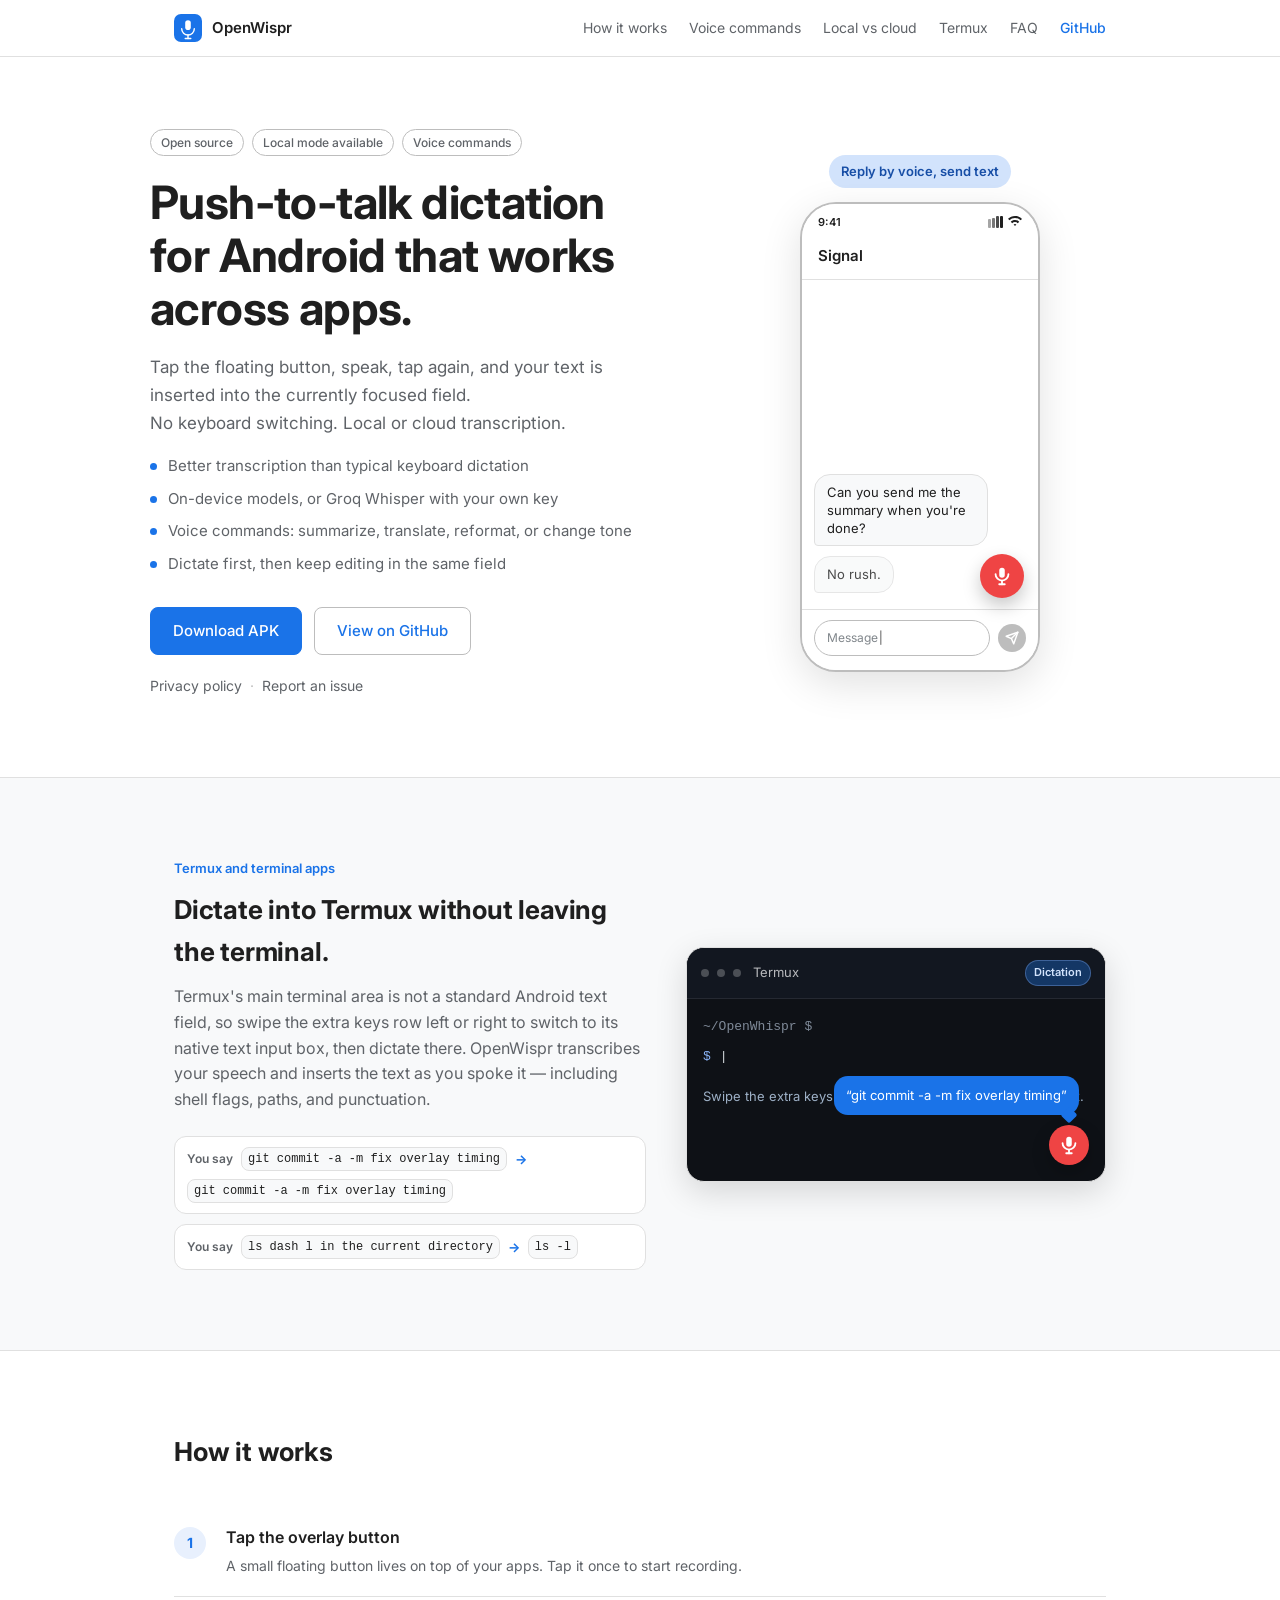
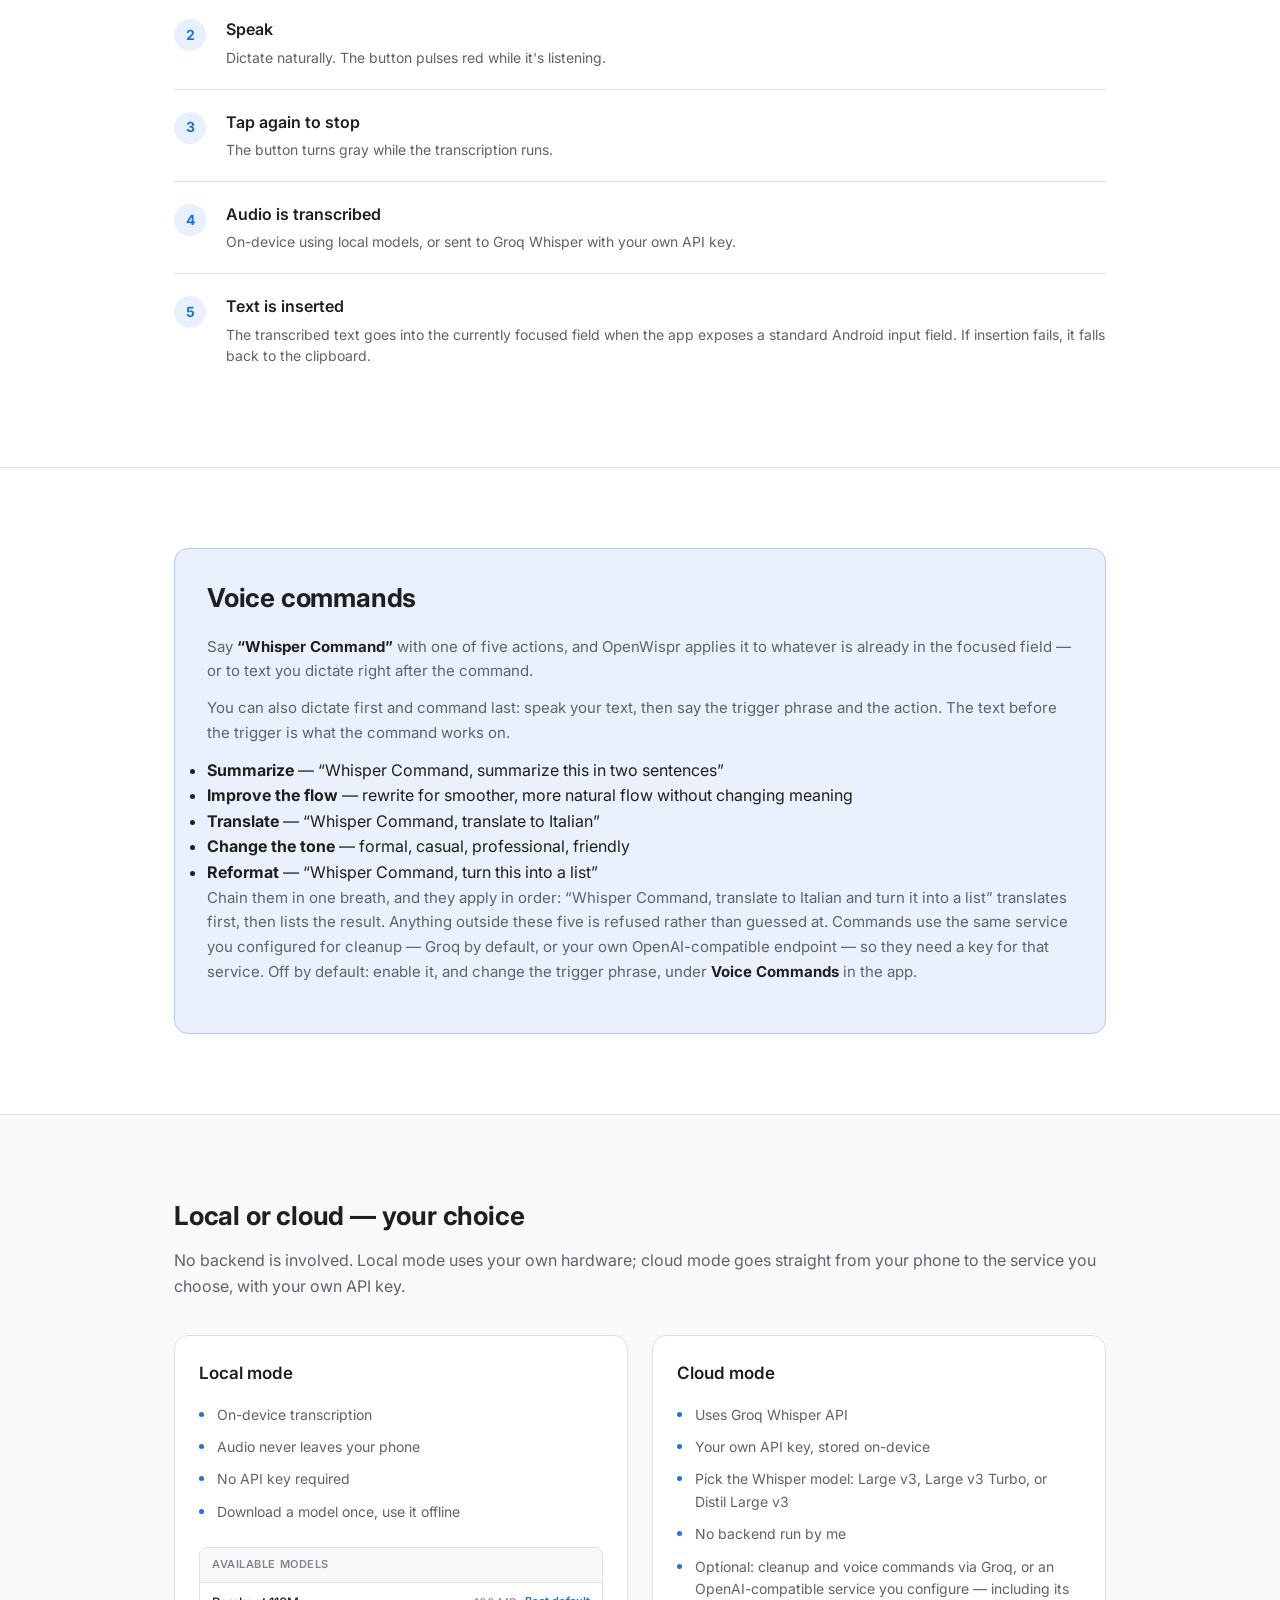
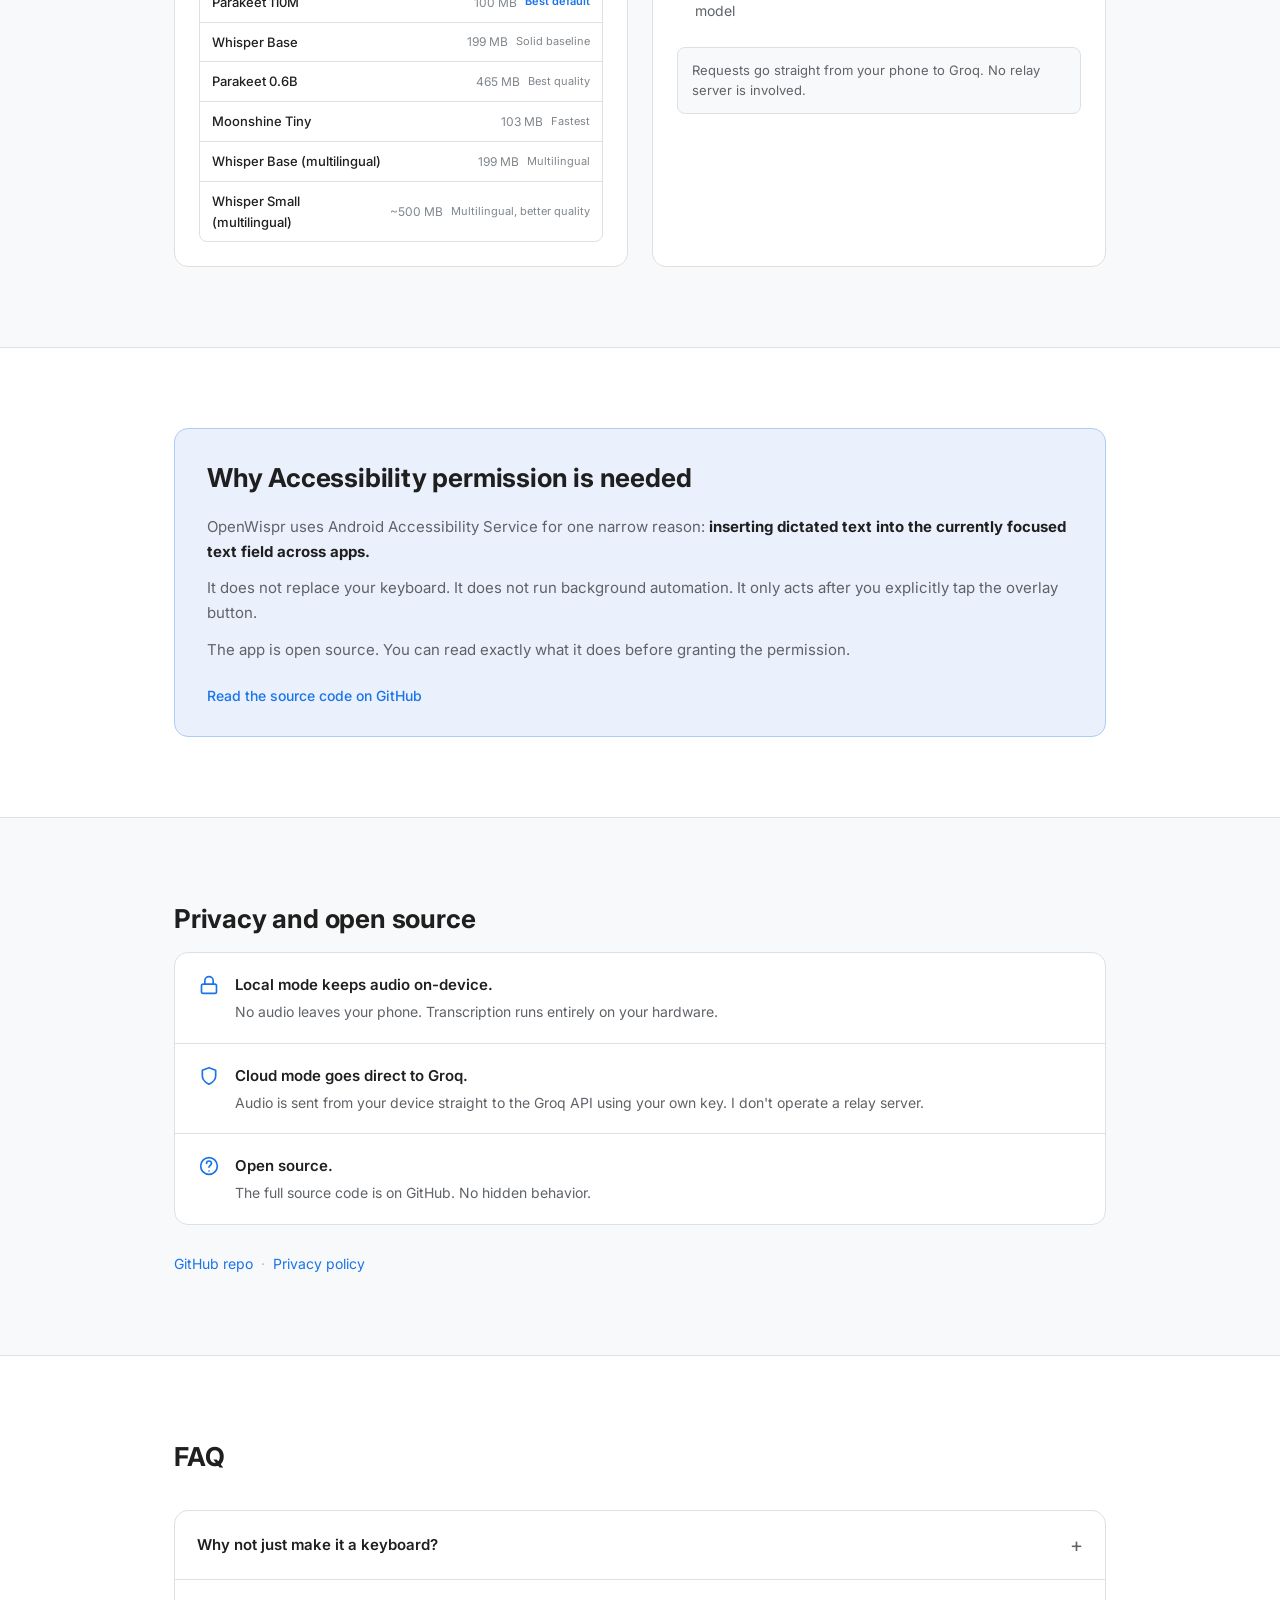
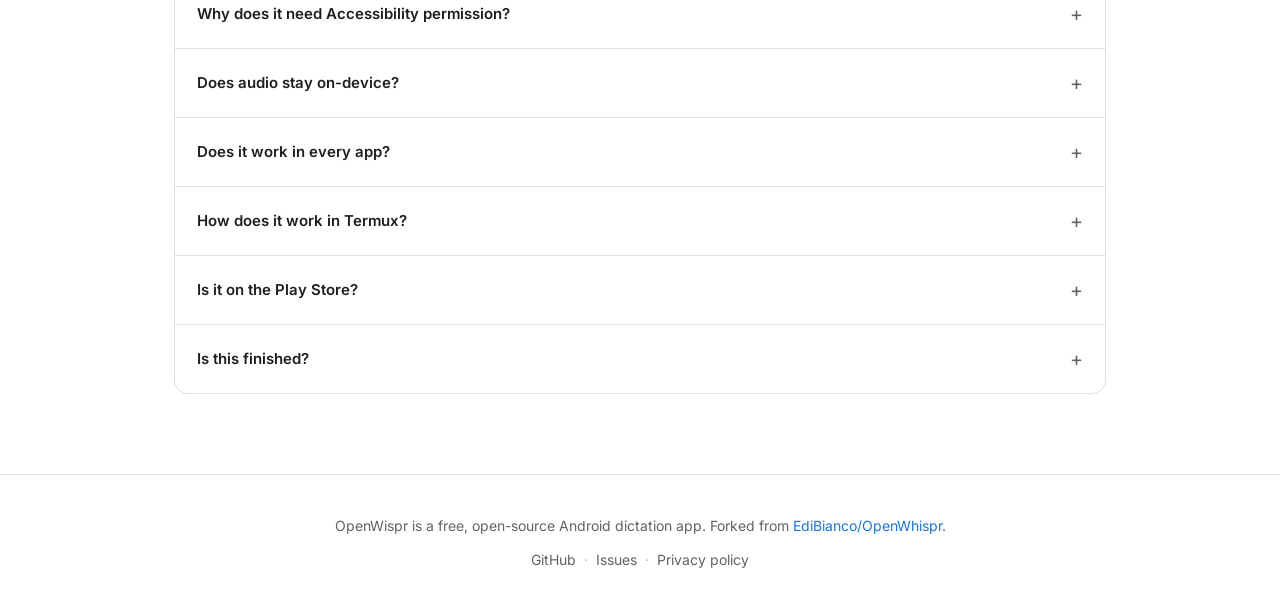
<file: docs/index.html>
<!DOCTYPE html>
<html lang="en">
<head>
  <meta charset="UTF-8" />
  <meta name="viewport" content="width=device-width, initial-scale=1.0" />
  <title>OpenWispr — Push-to-talk dictation for Android</title>
  <meta name="description" content="OpenWispr lets you speak into most apps without switching keyboards. Tap the floating button, speak, and your text is inserted when the app exposes a standard Android input field. Local or cloud transcription." />
  <link rel="stylesheet" href="style.css" />
  <link rel="preconnect" href="https://fonts.googleapis.com" />
  <link rel="preconnect" href="https://fonts.gstatic.com" crossorigin />
  <link href="https://fonts.googleapis.com/css2?family=Inter:wght@400;500;600;700&display=swap" rel="stylesheet" />
</head>
<body>

  <nav id="nav">
    <div class="nav-inner">
      <a href="#" class="nav-logo" aria-label="OpenWispr home">
        <svg class="nav-icon" viewBox="0 0 40 40" fill="none" xmlns="http://www.w3.org/2000/svg" aria-hidden="true">
          <rect width="40" height="40" rx="10" fill="var(--accent)"/>
          <rect x="16" y="9" width="8" height="14" rx="4" fill="white"/>
          <path d="M11 21c0 4.97 4.03 9 9 9s9-4.03 9-9" stroke="white" stroke-width="2" stroke-linecap="round" fill="none"/>
          <line x1="20" y1="30" x2="20" y2="35" stroke="white" stroke-width="2" stroke-linecap="round"/>
          <line x1="16" y1="35" x2="24" y2="35" stroke="white" stroke-width="2" stroke-linecap="round"/>
        </svg>
        <span>OpenWispr</span>
      </a>
      <div class="nav-links">
        <a href="#how-it-works">How it works</a>
        <a href="#commands">Voice commands</a>
        <a href="#modes">Local vs cloud</a>
        <a href="#termux">Termux</a>
        <a href="#faq">FAQ</a>
        <a href="https://github.com/hxmbl/OpenWhispr" target="_blank" rel="noopener" id="nav-github">GitHub</a>
      </div>
    </div>
  </nav>

  <section id="hero">
    <div class="hero-content">
      <div class="hero-text">
        <div class="badge-row">
          <span class="badge">Open source</span>
          <span class="badge">Local mode available</span>
          <span class="badge">Voice commands</span>
        </div>
        <h1>Push-to-talk dictation for Android that works across apps.</h1>
        <p class="hero-sub">
          Tap the floating button, speak, tap again, and your text is inserted into the currently focused field.<br>
          No keyboard switching. Local or cloud transcription.
        </p>
        <ul class="hero-points">
          <li>Better transcription than typical keyboard dictation</li>
          <li>On-device models, or Groq Whisper with your own key</li>
          <li>Voice commands: summarize, translate, reformat, or change tone</li>
          <li>Dictate first, then keep editing in the same field</li>
        </ul>
        <div class="hero-ctas">
          <a href="https://github.com/hxmbl/OpenWhispr/releases" id="cta-download" class="btn btn-primary" target="_blank" rel="noopener">Download APK</a>
          <a href="https://github.com/hxmbl/OpenWhispr" id="cta-github" class="btn btn-secondary" target="_blank" rel="noopener">View on GitHub</a>
        </div>
        <div class="hero-links">
          <a href="privacy.html" id="link-privacy">Privacy policy</a>
          <span class="sep">·</span>
          <a href="https://github.com/hxmbl/OpenWhispr/issues" id="link-issues" target="_blank" rel="noopener">Report an issue</a>
        </div>
      </div>
      <div class="hero-visual" aria-hidden="true">
        <div class="phone-demo-card">
          <div class="demo-caption">Reply by voice, send text</div>
          <div class="phone-frame">
            <div class="phone-screen">
              <div class="phone-status-bar">
                <span>9:41</span>
                <span class="status-icons">
                  <svg width="16" height="12" viewBox="0 0 16 12" fill="currentColor"><rect x="0" y="3" width="3" height="9" rx="1" opacity=".4"/><rect x="4" y="2" width="3" height="10" rx="1" opacity=".6"/><rect x="8" y="0" width="3" height="12" rx="1" opacity=".8"/><rect x="12" y="0" width="3" height="12" rx="1"/></svg>
                  <svg width="14" height="12" viewBox="0 0 14 12" fill="currentColor"><path d="M7 0C4.24 0 1.76 1.08 0 2.83l1.41 1.41A7.97 7.97 0 017 2c2.21 0 4.21.9 5.66 2.35L14 2.89C12.24 1.08 9.76 0 7 0zm0 4c-1.66 0-3.16.67-4.24 1.76l1.42 1.41A3.98 3.98 0 017 6c1.1 0 2.1.45 2.83 1.17l1.41-1.41A5.96 5.96 0 007 4zm0 4c-.55 0-1.05.22-1.41.59L7 10l1.41-1.41A1.99 1.99 0 007 8z"/></svg>
                </span>
              </div>
              <div class="phone-app-header">
                <span class="phone-app-title">Signal</span>
              </div>
              <div class="phone-chat">
                <div class="chat-bubble received">Can you send me the summary when you're done?</div>
                <div class="chat-bubble received subtle">No rush.</div>
              </div>
              <div class="phone-input-row">
                <div class="phone-input-field"><span class="input-placeholder" id="chat-placeholder">Message</span><span class="typed-input" id="chat-typed-text"></span><span class="cursor" id="chat-cursor">|</span></div>
                <div class="phone-send-btn" id="chat-send-btn">
                  <svg width="14" height="14" viewBox="0 0 24 24" fill="none" stroke="currentColor" stroke-width="2.5" stroke-linecap="round" stroke-linejoin="round"><line x1="22" y1="2" x2="11" y2="13"/><polygon points="22 2 15 22 11 13 2 9 22 2"/></svg>
                </div>
              </div>
              <div class="overlay-button" id="overlay-btn" title="Tap to dictate" aria-label="OpenWispr overlay button">
                <svg viewBox="0 0 24 24" fill="none" stroke="currentColor" stroke-width="2" stroke-linecap="round" stroke-linejoin="round" aria-hidden="true">
                  <rect x="9" y="3" width="6" height="11" rx="3" fill="currentColor" stroke="none"/>
                  <path d="M5 10c0 3.87 3.13 7 7 7s7-3.13 7-7"/>
                  <line x1="12" y1="17" x2="12" y2="21"/>
                  <line x1="9" y1="21" x2="15" y2="21"/>
                </svg>
              </div>
            </div>
          </div>
        </div>
      </div>
    </div>
  </section>

  <section id="termux">
    <div class="section-inner termux-inner">
      <div class="termux-copy">
        <div class="section-kicker">Termux and terminal apps</div>
        <h2>Dictate into Termux without leaving the terminal.</h2>
        <p class="section-sub">
          Termux's main terminal area is not a standard Android text field, so swipe the extra keys row left or right to switch to its native text input box, then dictate there. OpenWispr transcribes your speech and inserts the text as you spoke it — including shell flags, paths, and punctuation.
        </p>
        <div class="dev-mode-examples">
          <div class="dev-example">
            <span class="dev-example-label">You say</span>
            <code>git commit -a -m fix overlay timing</code>
            <span class="dev-example-arrow">→</span>
            <code>git commit -a -m fix overlay timing</code>
          </div>
          <div class="dev-example">
            <span class="dev-example-label">You say</span>
            <code>ls dash l in the current directory</code>
            <span class="dev-example-arrow">→</span>
            <code>ls -l</code>
          </div>
        </div>
      </div>
      <div class="termux-demo" aria-hidden="true">
        <div class="termux-card">
          <div class="termux-topbar">
            <span class="termux-dot"></span>
            <span class="termux-dot"></span>
            <span class="termux-dot"></span>
            <span class="termux-title">Termux</span>
            <span class="termux-mode-badge">Dictation</span>
          </div>
          <div class="speech-bubble" id="termux-speech-bubble"><span id="termux-speech-text"></span></div>
          <div class="termux-body">
            <div class="termux-line muted">~/OpenWhispr $</div>
            <div class="termux-line"><span class="prompt">$</span> <span id="termux-typed-text"></span><span class="cursor" id="termux-cursor">|</span></div>
            <div class="termux-note">Swipe the extra keys row to reach Termux's native input box.</div>
          </div>
          <div class="overlay-button overlay-button-small" id="termux-overlay-btn" title="Tap to dictate">
            <svg viewBox="0 0 24 24" fill="none" stroke="currentColor" stroke-width="2" stroke-linecap="round" stroke-linejoin="round" aria-hidden="true">
              <rect x="9" y="3" width="6" height="11" rx="3" fill="currentColor" stroke="none"/>
              <path d="M5 10c0 3.87 3.13 7 7 7s7-3.13 7-7"/>
              <line x1="12" y1="17" x2="12" y2="21"/>
              <line x1="9" y1="21" x2="15" y2="21"/>
            </svg>
          </div>
        </div>
      </div>
    </div>
  </section>

  <section id="how-it-works">
    <div class="section-inner">
      <h2>How it works</h2>
      <ol class="steps-list">
        <li class="step">
          <span class="step-num">1</span>
          <div class="step-body">
            <strong>Tap the overlay button</strong>
            <p>A small floating button lives on top of your apps. Tap it once to start recording.</p>
          </div>
        </li>
        <li class="step">
          <span class="step-num">2</span>
          <div class="step-body">
            <strong>Speak</strong>
            <p>Dictate naturally. The button pulses red while it's listening.</p>
          </div>
        </li>
        <li class="step">
          <span class="step-num">3</span>
          <div class="step-body">
            <strong>Tap again to stop</strong>
            <p>The button turns gray while the transcription runs.</p>
          </div>
        </li>
        <li class="step">
          <span class="step-num">4</span>
          <div class="step-body">
            <strong>Audio is transcribed</strong>
            <p>On-device using local models, or sent to Groq Whisper with your own API key.</p>
          </div>
        </li>
        <li class="step">
          <span class="step-num">5</span>
          <div class="step-body">
            <strong>Text is inserted</strong>
            <p>The transcribed text goes into the currently focused field when the app exposes a standard Android input field. If insertion fails, it falls back to the clipboard.</p>
          </div>
        </li>
      </ol>
    </div>
  </section>

  <section id="commands">
    <div class="section-inner">
      <div class="info-box">
        <h2>Voice commands</h2>
        <p>
          Say <strong>“Whisper Command”</strong> with one of five actions, and OpenWispr applies it to whatever is already in the focused field — or to text you dictate right after the command.
        </p>
        <p>
          You can also dictate first and command last: speak your text, then say the trigger phrase and the action. The text before the trigger is what the command works on.
        </p>
        <ul>
          <li><strong>Summarize</strong> — “Whisper Command, summarize this in two sentences”</li>
          <li><strong>Improve the flow</strong> — rewrite for smoother, more natural flow without changing meaning</li>
          <li><strong>Translate</strong> — “Whisper Command, translate to Italian”</li>
          <li><strong>Change the tone</strong> — formal, casual, professional, friendly</li>
          <li><strong>Reformat</strong> — “Whisper Command, turn this into a list”</li>
        </ul>
        <p>
          Chain them in one breath, and they apply in order: “Whisper Command, translate to Italian and turn it into a list” translates first, then lists the result. Anything outside these five is refused rather than guessed at. Commands use the same service you configured for cleanup — Groq by default, or your own OpenAI-compatible endpoint — so they need a key for that service. Off by default: enable it, and change the trigger phrase, under <strong>Voice Commands</strong> in the app.
        </p>
      </div>
    </div>
  </section>

  <section id="modes">
    <div class="section-inner">
      <h2>Local or cloud — your choice</h2>
      <p class="section-sub">No backend is involved. Local mode uses your own hardware; cloud mode goes straight from your phone to the service you choose, with your own API key.</p>
      <div class="modes-grid">
        <div class="mode-card">
          <h3>Local mode</h3>
          <ul>
            <li>On-device transcription</li>
            <li>Audio never leaves your phone</li>
            <li>No API key required</li>
            <li>Download a model once, use it offline</li>
          </ul>
          <div class="models-table">
            <div class="models-table-head">Available models</div>
            <div class="model-row">
              <span class="model-name">Parakeet 110M</span>
              <span class="model-size">100 MB</span>
              <span class="model-note default-badge">Best default</span>
            </div>
            <div class="model-row">
              <span class="model-name">Whisper Base</span>
              <span class="model-size">199 MB</span>
              <span class="model-note">Solid baseline</span>
            </div>
            <div class="model-row">
              <span class="model-name">Parakeet 0.6B</span>
              <span class="model-size">465 MB</span>
              <span class="model-note">Best quality</span>
            </div>
            <div class="model-row">
              <span class="model-name">Moonshine Tiny</span>
              <span class="model-size">103 MB</span>
              <span class="model-note">Fastest</span>
            </div>
            <div class="model-row">
              <span class="model-name">Whisper Base (multilingual)</span>
              <span class="model-size">199 MB</span>
              <span class="model-note">Multilingual</span>
            </div>
            <div class="model-row">
              <span class="model-name">Whisper Small (multilingual)</span>
              <span class="model-size">~500 MB</span>
              <span class="model-note">Multilingual, better quality</span>
            </div>
          </div>
        </div>
        <div class="mode-card">
          <h3>Cloud mode</h3>
          <ul>
            <li>Uses Groq Whisper API</li>
            <li>Your own API key, stored on-device</li>
            <li>Pick the Whisper model: Large v3, Large v3 Turbo, or Distil Large v3</li>
            <li>No backend run by me</li>
            <li>Optional: cleanup and voice commands via Groq, or an OpenAI-compatible service you configure — including its model</li>
          </ul>
          <div class="cloud-note">
            Requests go straight from your phone to Groq. No relay server is involved.
          </div>
        </div>
      </div>
    </div>
  </section>

  <section id="accessibility">
    <div class="section-inner">
      <div class="info-box">
        <h2>Why Accessibility permission is needed</h2>
        <p>
          OpenWispr uses Android Accessibility Service for one narrow reason: <strong>inserting dictated text into the currently focused text field across apps.</strong>
        </p>
        <p>
          It does not replace your keyboard. It does not run background automation. It only acts after you explicitly tap the overlay button.
        </p>
        <p>
          The app is open source. You can read exactly what it does before granting the permission.
        </p>
        <a href="https://github.com/hxmbl/OpenWhispr" class="info-link" target="_blank" rel="noopener">Read the source code on GitHub</a>
      </div>
    </div>
  </section>

  <section id="privacy">
    <div class="section-inner">
      <h2>Privacy and open source</h2>
      <div class="privacy-points">
        <div class="privacy-point">
          <div class="pp-icon" aria-hidden="true">
            <svg width="20" height="20" viewBox="0 0 24 24" fill="none" stroke="currentColor" stroke-width="2" stroke-linecap="round" stroke-linejoin="round"><rect x="3" y="11" width="18" height="11" rx="2"/><path d="M7 11V7a5 5 0 0110 0v4"/></svg>
          </div>
          <div>
            <strong>Local mode keeps audio on-device.</strong>
            <p>No audio leaves your phone. Transcription runs entirely on your hardware.</p>
          </div>
        </div>
        <div class="privacy-point">
          <div class="pp-icon" aria-hidden="true">
            <svg width="20" height="20" viewBox="0 0 24 24" fill="none" stroke="currentColor" stroke-width="2" stroke-linecap="round" stroke-linejoin="round"><path d="M12 22s8-4 8-10V5l-8-3-8 3v7c0 6 8 10 8 10z"/></svg>
          </div>
          <div>
            <strong>Cloud mode goes direct to Groq.</strong>
            <p>Audio is sent from your device straight to the Groq API using your own key. I don't operate a relay server.</p>
          </div>
        </div>
        <div class="privacy-point">
          <div class="pp-icon" aria-hidden="true">
            <svg width="20" height="20" viewBox="0 0 24 24" fill="none" stroke="currentColor" stroke-width="2" stroke-linecap="round" stroke-linejoin="round"><circle cx="12" cy="12" r="10"/><path d="M9 9s0-3 3-3 3 2 3 3c0 2-3 2.5-3 4.5M12 18h.01"/></svg>
          </div>
          <div>
            <strong>Open source.</strong>
            <p>The full source code is on GitHub. No hidden behavior.</p>
          </div>
        </div>
      </div>
      <div class="privacy-links">
        <a href="https://github.com/hxmbl/OpenWhispr" target="_blank" rel="noopener">GitHub repo</a>
        <span class="sep">·</span>
        <a href="privacy.html">Privacy policy</a>
      </div>
    </div>
  </section>

  <section id="faq">
    <div class="section-inner">
      <h2>FAQ</h2>
      <div class="faq-list">
        <details class="faq-item" id="faq-keyboard">
          <summary>Why not just make it a keyboard?</summary>
          <p>A custom keyboard means replacing your existing keyboard entirely. That's a lot of friction. OpenWispr leaves your keyboard alone and works on top of any app, any keyboard.</p>
        </details>
        <details class="faq-item" id="faq-accessibility">
          <summary>Why does it need Accessibility permission?</summary>
          <p>Android doesn't have a standard API for inserting text into another app's focused field. The Accessibility Service is the sanctioned way to do that cross-app. OpenWispr uses it for exactly one thing: inserting the transcribed text.</p>
        </details>
        <details class="faq-item" id="faq-audio">
          <summary>Does audio stay on-device?</summary>
          <p>In local mode, yes. In cloud mode, audio is sent directly to Groq's API from your device using your own API key. I don't have a backend and never see your audio.</p>
        </details>
        <details class="faq-item" id="faq-compatibility">
          <summary>Does it work in every app?</summary>
          <p>It works in most apps with standard text fields. Some apps restrict text injection for security reasons, and others use custom text surfaces instead of normal input fields. In those cases, the transcribed text is copied to your clipboard as a fallback.</p>
        </details>
        <details class="faq-item" id="faq-termux">
          <summary>How does it work in Termux?</summary>
          <p>Termux's main terminal area is not a standard Android text field, so direct insertion may not work there. Swipe the extra keys row left or right to switch to Termux's native text input box, then dictate there.</p>
        </details>
        <details class="faq-item" id="faq-playstore">
          <summary>Is it on the Play Store?</summary>
          <p>No. OpenWispr ships as a signed APK from GitHub Releases, and the app updates itself in place from there. Play Store distribution may come later.</p>
        </details>
        <details class="faq-item" id="faq-mvp">
          <summary>Is this finished?</summary>
          <p>It is a working daily-driver: on-device or cloud transcription, optional cleanup, voice commands, a custom dictionary, backup and restore, and in-app updates. It is still improved in public, and issues are welcome.</p>
        </details>
      </div>
    </div>
  </section>

  <footer id="footer">
    <div class="footer-inner">
      <p class="footer-line">OpenWispr is a free, open-source Android dictation app. Forked from <a href="https://github.com/EdiBianco/OpenWhispr" target="_blank" rel="noopener">EdiBianco/OpenWhispr</a>.</p>
      <div class="footer-links">
        <a href="https://github.com/hxmbl/OpenWhispr" target="_blank" rel="noopener">GitHub</a>
        <span class="sep">·</span>
        <a href="https://github.com/hxmbl/OpenWhispr/issues" target="_blank" rel="noopener">Issues</a>
        <span class="sep">·</span>
        <a href="privacy.html">Privacy policy</a>
      </div>
    </div>
  </footer>

  <script src="main.js"></script>
</body>
</html>
</file>
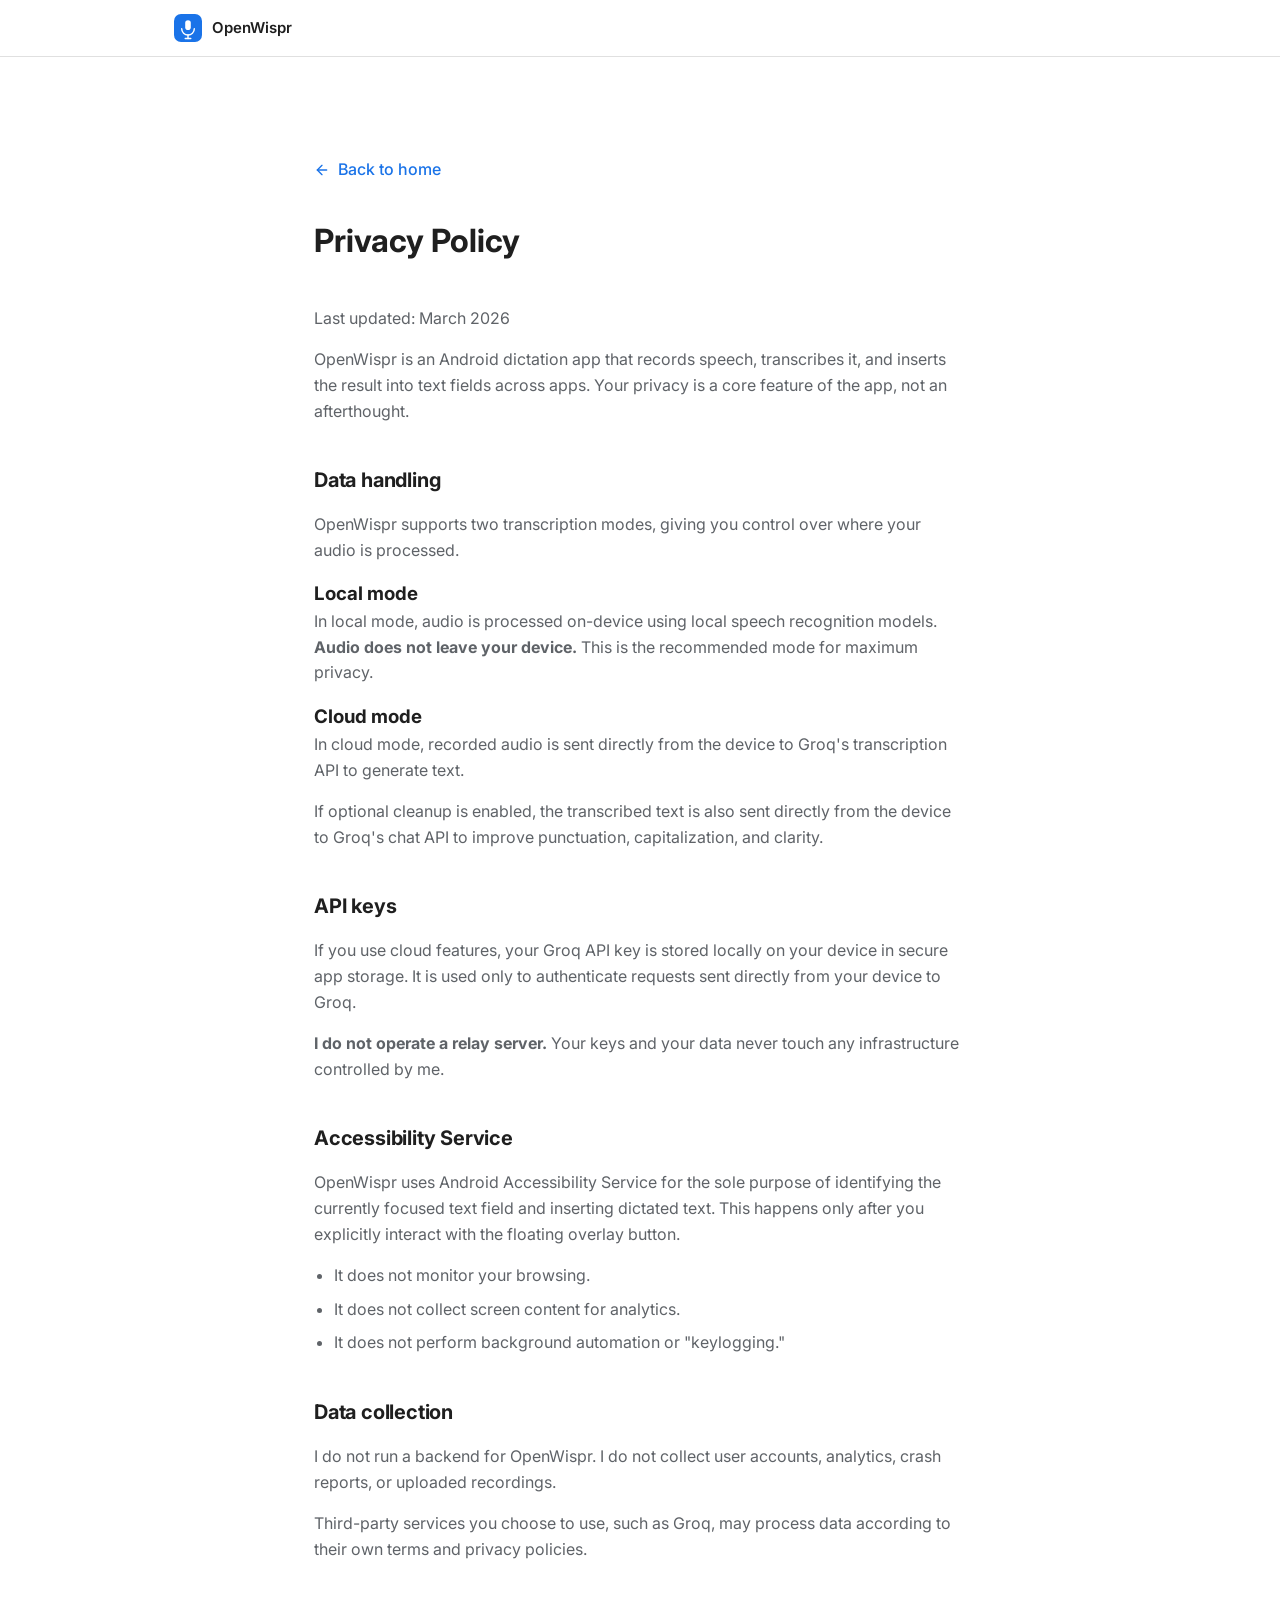
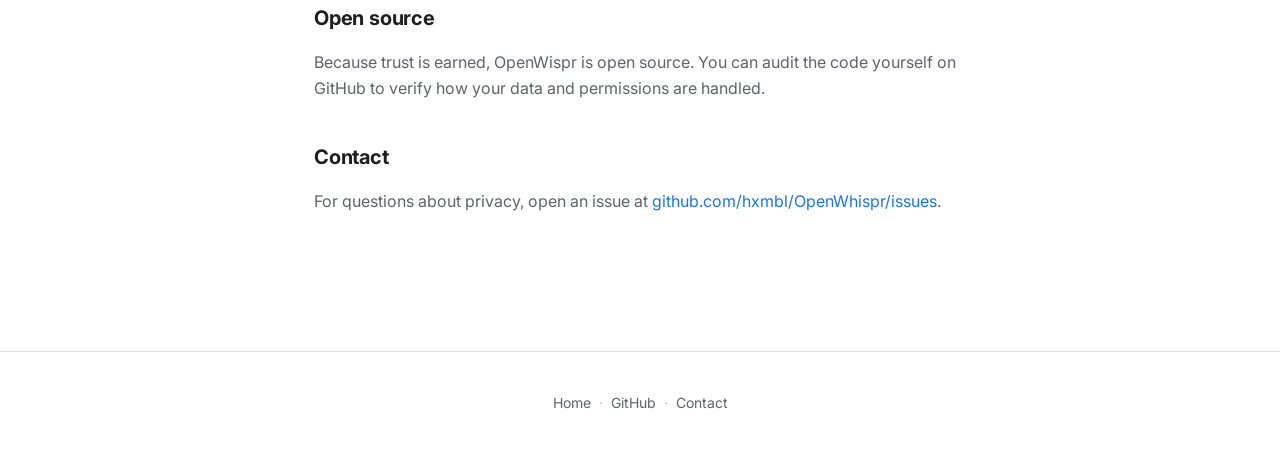
<file: docs/privacy.html>
<!DOCTYPE html>
<html lang="en">
<head>
  <meta charset="UTF-8" />
  <meta name="viewport" content="width=device-width, initial-scale=1.0" />
  <title>Privacy Policy — OpenWispr</title>
  <link rel="stylesheet" href="style.css" />
  <link rel="preconnect" href="https://fonts.googleapis.com" />
  <link rel="preconnect" href="https://fonts.gstatic.com" crossorigin />
  <link href="https://fonts.googleapis.com/css2?family=Inter:wght@400;500;600;700&display=swap" rel="stylesheet" />
  <style>
    .legal-content {
      max-width: 700px;
      margin: 0 auto;
      padding: 100px 24px 120px;
    }
    .legal-content h1 {
      font-size: 32px;
      margin-bottom: 40px;
    }
    .legal-content h2 {
      font-size: 20px;
      margin-top: 40px;
      margin-bottom: 16px;
    }
    .legal-content p {
      margin-bottom: 16px;
      color: var(--text-secondary);
    }
    .legal-content ul {
      margin-bottom: 24px;
      margin-left: 20px;
      color: var(--text-secondary);
    }
    .legal-content li {
      margin-bottom: 8px;
    }
    .back-home {
      display: inline-flex;
      align-items: center;
      gap: 8px;
      font-weight: 500;
      margin-bottom: 32px;
    }
  </style>
</head>
<body>

  <nav id="nav">
    <div class="nav-inner">
      <a href="index.html" class="nav-logo">
        <svg class="nav-icon" viewBox="0 0 40 40" fill="none" xmlns="http://www.w3.org/2000/svg" aria-hidden="true">
          <rect width="40" height="40" rx="10" fill="var(--accent)"/>
          <rect x="16" y="9" width="8" height="14" rx="4" fill="white"/>
          <path d="M11 21c0 4.97 4.03 9 9 9s9-4.03 9-9" stroke="white" stroke-width="2" stroke-linecap="round" fill="none"/>
          <line x1="20" y1="30" x2="20" y2="35" stroke="white" stroke-width="2" stroke-linecap="round"/>
          <line x1="16" y1="35" x2="24" y2="35" stroke="white" stroke-width="2" stroke-linecap="round"/>
        </svg>
        <span>OpenWispr</span>
      </a>
    </div>
  </nav>

  <main class="legal-content">
    <a href="index.html" class="back-home">
      <svg width="16" height="16" viewBox="0 0 24 24" fill="none" stroke="currentColor" stroke-width="2" stroke-linecap="round" stroke-linejoin="round"><line x1="19" y1="12" x2="5" y2="12"/><polyline points="12 19 5 12 12 5"/></svg>
      Back to home
    </a>

    <h1>Privacy Policy</h1>
    
    <p>Last updated: March 2026</p>

    <p>OpenWispr is an Android dictation app that records speech, transcribes it, and inserts the result into text fields across apps. Your privacy is a core feature of the app, not an afterthought.</p>

    <h2>Data handling</h2>
    <p>OpenWispr supports two transcription modes, giving you control over where your audio is processed.</p>

    <h3>Local mode</h3>
    <p>In local mode, audio is processed on-device using local speech recognition models. <strong>Audio does not leave your device.</strong> This is the recommended mode for maximum privacy.</p>

    <h3>Cloud mode</h3>
    <p>In cloud mode, recorded audio is sent directly from the device to Groq's transcription API to generate text.</p>
    <p>If optional cleanup is enabled, the transcribed text is also sent directly from the device to Groq's chat API to improve punctuation, capitalization, and clarity.</p>

    <h2>API keys</h2>
    <p>If you use cloud features, your Groq API key is stored locally on your device in secure app storage. It is used only to authenticate requests sent directly from your device to Groq.</p>
    <p><strong>I do not operate a relay server.</strong> Your keys and your data never touch any infrastructure controlled by me.</p>

    <h2>Accessibility Service</h2>
    <p>OpenWispr uses Android Accessibility Service for the sole purpose of identifying the currently focused text field and inserting dictated text. This happens only after you explicitly interact with the floating overlay button.</p>
    <ul>
      <li>It does not monitor your browsing.</li>
      <li>It does not collect screen content for analytics.</li>
      <li>It does not perform background automation or "keylogging."</li>
    </ul>

    <h2>Data collection</h2>
    <p>I do not run a backend for OpenWispr. I do not collect user accounts, analytics, crash reports, or uploaded recordings.</p>
    <p>Third-party services you choose to use, such as Groq, may process data according to their own terms and privacy policies.</p>

    <h2>Open source</h2>
    <p>Because trust is earned, OpenWispr is open source. You can audit the code yourself on GitHub to verify how your data and permissions are handled.</p>

    <h2>Contact</h2>
    <p>For questions about privacy, open an issue at <a href="https://github.com/hxmbl/OpenWhispr/issues">github.com/hxmbl/OpenWhispr/issues</a>.</p>
  </main>

  <footer id="footer">
    <div class="footer-inner">
      <div class="footer-links">
        <a href="index.html">Home</a>
        <span class="sep">·</span>
        <a href="https://github.com/hxmbl/OpenWhispr" target="_blank" rel="noopener">GitHub</a>
        <span class="sep">·</span>
        <a href="https://github.com/hxmbl/OpenWhispr/issues" target="_blank" rel="noopener">Contact</a>
      </div>
    </div>
  </footer>

</body>
</html>
</file>
<file: docs/style.css>
/* OpenWispr landing */

:root {
  --accent: #1A73E8;
  --accent-dark: #1558B0;
  --accent-subtle: #D2E3FC;
  --accent-on-subtle: #174EA6;

  --bg: #FFFFFF;
  --bg-section: #F8F9FA;
  --surface: #FFFFFF;
  --border: #E0E0E0;
  --border-strong: #BDBDBD;

  --text: #1F1F1F;
  --text-secondary: #5F6368;
  --text-muted: #80868B;

  --overlay-idle: #1C1C1E;
  --overlay-recording: #EF4444;
  --overlay-busy: #6B6B6B;

  --step-num-bg: #E8F0FD;
  --step-num-color: var(--accent);
  --info-bg: #EAF1FD;
  --info-border: #AECBFA;

  --font: 'Inter', system-ui, -apple-system, sans-serif;
  --radius: 8px;
  --radius-lg: 14px;
  --max-w: 980px;
  --section-pad: 80px 24px;
}

@media (prefers-color-scheme: dark) {
  :root {
    --accent: #8AB4F8;
    --accent-dark: #AECBFA;
    --accent-subtle: #1A3A6B;
    --accent-on-subtle: #D2E3FC;

    --bg: #111418;
    --bg-section: #1A1E23;
    --surface: #161B20;
    --border: #2D3137;
    --border-strong: #44474E;

    --text: #E2E5EA;
    --text-secondary: #9AA0A6;
    --text-muted: #6E7479;

    --overlay-idle: #1C1C1E;
    --overlay-recording: #EF4444;
    --overlay-busy: #6B6B6B;

    --step-num-bg: #1A3A6B;
    --step-num-color: #8AB4F8;
    --info-bg: #152035;
    --info-border: #2A4A80;
  }
}

*, *::before, *::after { box-sizing: border-box; margin: 0; padding: 0; }
html { scroll-behavior: smooth; font-size: 16px; }
body {
  font-family: var(--font);
  background: var(--bg);
  color: var(--text);
  line-height: 1.6;
  -webkit-font-smoothing: antialiased;
}

a { color: var(--accent); text-decoration: none; }
a:hover { text-decoration: underline; }

#nav {
  position: sticky;
  top: 0;
  z-index: 100;
  background: color-mix(in srgb, var(--bg) 92%, transparent);
  backdrop-filter: blur(10px);
  border-bottom: 1px solid var(--border);
}

.nav-inner {
  max-width: var(--max-w);
  margin: 0 auto;
  padding: 0 24px;
  height: 56px;
  display: flex;
  align-items: center;
  justify-content: space-between;
  gap: 16px;
}

.nav-logo {
  display: flex;
  align-items: center;
  gap: 10px;
  font-weight: 600;
  font-size: 15px;
  color: var(--text);
  text-decoration: none;
}
.nav-logo:hover { text-decoration: none; }
.nav-icon { width: 28px; height: 28px; flex-shrink: 0; }

.nav-links {
  display: flex;
  align-items: center;
  gap: 22px;
}
.nav-links a {
  font-size: 14px;
  color: var(--text-secondary);
  text-decoration: none;
  white-space: nowrap;
}
.nav-links a:hover { color: var(--text); text-decoration: none; }
#nav-github { color: var(--accent); font-weight: 500; }
#nav-github:hover { color: var(--accent-dark); }

@media (max-width: 700px) {
  .nav-links a:not(#nav-github) { display: none; }
}

.btn {
  display: inline-flex;
  align-items: center;
  gap: 8px;
  padding: 11px 22px;
  border-radius: var(--radius);
  font-size: 15px;
  font-weight: 500;
  cursor: pointer;
  text-decoration: none;
  border: 1px solid transparent;
  transition: background .15s, border-color .15s, color .15s;
  white-space: nowrap;
}
.btn-primary {
  background: var(--accent);
  color: #fff;
  border-color: var(--accent);
}
.btn-primary:hover {
  background: var(--accent-dark);
  border-color: var(--accent-dark);
  color: #fff;
  text-decoration: none;
}
.btn-secondary {
  background: transparent;
  color: var(--accent);
  border-color: var(--border-strong);
}
.btn-secondary:hover {
  border-color: var(--accent);
  background: var(--accent-subtle);
  text-decoration: none;
}

.badge-row {
  display: flex;
  flex-wrap: wrap;
  gap: 8px;
  margin-bottom: 20px;
}
.badge {
  display: inline-block;
  padding: 3px 10px;
  border-radius: 999px;
  font-size: 12px;
  font-weight: 500;
  border: 1px solid var(--border-strong);
  color: var(--text-secondary);
  background: var(--bg);
}

#hero {
  padding: 72px 24px 80px;
  background: var(--bg);
}
.hero-content {
  max-width: var(--max-w);
  margin: 0 auto;
  display: grid;
  grid-template-columns: minmax(0, 1fr) 420px;
  align-items: center;
  gap: 64px;
}
.hero-text h1 {
  font-size: clamp(28px, 4vw, 46px);
  font-weight: 700;
  line-height: 1.15;
  letter-spacing: -0.6px;
  margin-bottom: 18px;
}
.hero-sub {
  font-size: 17px;
  color: var(--text-secondary);
  line-height: 1.65;
  margin-bottom: 18px;
}
.hero-points {
  list-style: none;
  display: grid;
  gap: 10px;
  margin: 0 0 32px;
  padding: 0;
}
.hero-points li {
  color: var(--text-secondary);
  font-size: 15px;
  line-height: 1.5;
  padding-left: 18px;
  position: relative;
}
.hero-points li::before {
  content: "";
  width: 7px;
  height: 7px;
  border-radius: 999px;
  background: var(--accent);
  position: absolute;
  left: 0;
  top: 0.55em;
}
.hero-ctas {
  display: flex;
  flex-wrap: wrap;
  gap: 12px;
  margin-bottom: 20px;
}
.hero-links {
  font-size: 14px;
  color: var(--text-muted);
  display: flex;
  align-items: center;
  gap: 8px;
  flex-wrap: wrap;
}
.hero-links a { color: var(--text-secondary); }
.hero-links a:hover { color: var(--text); }
.sep { color: var(--border-strong); }

.hero-visual {
  display: flex;
  justify-content: center;
  align-items: center;
}
.phone-demo-card {
  display: flex;
  flex-direction: column;
  align-items: center;
  gap: 14px;
}
.demo-caption {
  display: inline-flex;
  align-items: center;
  gap: 8px;
  padding: 6px 12px;
  border-radius: 999px;
  background: var(--accent-subtle);
  color: var(--accent-on-subtle);
  font-size: 13px;
  font-weight: 600;
}
.phone-frame {
  width: 240px;
  height: 470px;
  background: var(--surface);
  border: 2px solid var(--border-strong);
  border-radius: 36px;
  overflow: hidden;
  position: relative;
  box-shadow: 0 12px 40px rgba(0,0,0,.12);
}
.phone-screen {
  height: 100%;
  display: flex;
  flex-direction: column;
  position: relative;
  background: var(--bg);
}
.phone-status-bar {
  display: flex;
  justify-content: space-between;
  align-items: center;
  padding: 10px 16px 4px;
  font-size: 11px;
  font-weight: 600;
  color: var(--text);
}
.status-icons {
  display: flex;
  gap: 4px;
  align-items: center;
}
.phone-app-header {
  padding: 8px 16px 10px;
  border-bottom: 1px solid var(--border);
}
.phone-app-title {
  font-weight: 600;
  font-size: 15px;
}
.phone-chat {
  flex: 1;
  padding: 16px 12px;
  display: flex;
  flex-direction: column;
  gap: 10px;
  justify-content: flex-end;
}
.chat-bubble {
  max-width: 82%;
  padding: 8px 12px;
  border-radius: 16px;
  font-size: 13px;
  line-height: 1.4;
}
.chat-bubble.received {
  align-self: flex-start;
  background: var(--bg-section);
  border: 1px solid var(--border);
  color: var(--text);
  border-bottom-left-radius: 4px;
}
.chat-bubble.subtle {
  opacity: .8;
  max-width: 52%;
}
.phone-input-row {
  display: flex;
  align-items: center;
  gap: 8px;
  padding: 10px 12px 14px;
  border-top: 1px solid var(--border);
}
.phone-input-field {
  flex: 1;
  min-height: 36px;
  border: 1px solid var(--border-strong);
  border-radius: 20px;
  padding: 7px 12px;
  font-size: 12px;
  color: var(--text);
  background: var(--bg);
  display: flex;
  align-items: center;
  overflow: hidden;
}
.input-placeholder {
  color: var(--text-muted);
}
.typed-input {
  color: var(--text);
}
.phone-send-btn {
  width: 28px;
  height: 28px;
  border-radius: 50%;
  background: var(--border-strong);
  display: flex;
  align-items: center;
  justify-content: center;
  color: #fff;
  flex-shrink: 0;
  transition: background .18s ease, transform .18s ease;
}
.phone-send-btn.ready {
  background: var(--accent);
  transform: scale(1.03);
}

.overlay-button {
  position: absolute;
  bottom: 72px;
  right: 14px;
  width: 44px;
  height: 44px;
  border-radius: 50%;
  background: var(--overlay-idle);
  display: flex;
  align-items: center;
  justify-content: center;
  color: #fff;
  box-shadow: 0 8px 18px rgba(0,0,0,.22);
  animation: float 3s ease-in-out infinite;
}
.overlay-button svg { width: 22px; height: 22px; }
.overlay-button.recording {
  background: var(--overlay-recording);
  animation: pulse-recording 1s ease-in-out infinite;
}
.overlay-button.busy {
  background: var(--overlay-busy);
  animation: none;
}
.overlay-button-small {
  position: absolute;
  right: 16px;
  bottom: 16px;
  width: 40px;
  height: 40px;
}

.cursor {
  font-weight: 300;
  margin-left: 1px;
  animation: blink 1s step-end infinite;
}
@keyframes blink { 0%,100%{opacity:1;} 50%{opacity:0;} }
@keyframes float { 0%,100%{transform:translateY(0);} 50%{transform:translateY(-4px);} }
@keyframes spin { from { transform: rotate(0deg); } to { transform: rotate(360deg); } }
@keyframes pulse-recording {
  0%,100% { transform: scale(1); box-shadow: 0 8px 18px rgba(239,68,68,.25); }
  50% { transform: scale(1.06); box-shadow: 0 10px 26px rgba(239,68,68,.45); }
}

.section-inner {
  max-width: var(--max-w);
  margin: 0 auto;
  padding: var(--section-pad);
}
section + section { border-top: 1px solid var(--border); }
h2 {
  font-size: 26px;
  font-weight: 700;
  margin-bottom: 12px;
  letter-spacing: -0.2px;
}
.section-sub {
  color: var(--text-secondary);
  margin-bottom: 36px;
  font-size: 16px;
}
.section-kicker {
  font-size: 13px;
  font-weight: 600;
  color: var(--accent);
  margin-bottom: 10px;
}

#termux { background: var(--bg-section); }
.termux-inner {
  display: grid;
  grid-template-columns: minmax(0, 1fr) 420px;
  align-items: center;
  gap: 40px;
}
.dev-mode-examples {
  display: flex;
  flex-direction: column;
  gap: 10px;
  margin-top: -12px;
}
.dev-example {
  display: flex;
  flex-wrap: wrap;
  align-items: center;
  gap: 8px;
  padding: 10px 12px;
  border: 1px solid var(--border);
  border-radius: 12px;
  background: var(--surface);
  font-size: 13px;
  line-height: 1.5;
}
.dev-example-label {
  font-size: 12px;
  font-weight: 600;
  color: var(--text-secondary);
}
.dev-example code {
  font-family: ui-monospace, SFMono-Regular, Menlo, monospace;
  font-size: 12px;
  background: var(--bg-section);
  border: 1px solid var(--border);
  border-radius: 8px;
  padding: 2px 6px;
  color: var(--text);
}
.dev-example-arrow {
  color: var(--accent);
  font-weight: 700;
}
.termux-card {
  position: relative;
  border: 1px solid var(--border);
  border-radius: 18px;
  overflow: hidden;
  background: #0E1116;
  color: #D7DBE0;
  box-shadow: 0 10px 32px rgba(0,0,0,.14);
}
.termux-topbar {
  display: flex;
  align-items: center;
  gap: 8px;
  padding: 12px 14px;
  border-bottom: 1px solid rgba(255,255,255,.08);
  background: #121720;
}
.termux-dot {
  width: 8px;
  height: 8px;
  border-radius: 50%;
  background: rgba(255,255,255,.24);
}
.termux-title {
  margin-left: 4px;
  font-size: 13px;
  color: rgba(255,255,255,.7);
}
.termux-mode-badge {
  margin-left: auto;
  font-size: 11px;
  font-weight: 600;
  color: #D2E3FC;
  background: rgba(26,115,232,.35);
  border: 1px solid rgba(138,180,248,.35);
  border-radius: 999px;
  padding: 3px 8px;
}
.speech-bubble {
  position: absolute;
  right: 26px;
  bottom: 66px;
  padding: 10px 12px;
  border-radius: 14px;
  background: #1A73E8;
  color: #fff;
  font-family: var(--font);
  font-size: 13px;
  line-height: 1.45;
  max-width: 250px;
  min-height: 38px;
  opacity: 0;
  transform: translateY(6px);
  transition: opacity .2s ease, transform .2s ease;
  z-index: 2;
}
.speech-bubble::after {
  content: '';
  position: absolute;
  right: 4px;
  bottom: -6px;
  width: 12px;
  height: 12px;
  background: #1A73E8;
  transform: rotate(45deg);
  border-radius: 2px;
}
.speech-bubble.visible {
  opacity: 1;
  transform: translateY(0);
}
.termux-body {
  padding: 18px 16px 54px;
  font-family: ui-monospace, SFMono-Regular, Menlo, monospace;
  font-size: 13px;
  min-height: 182px;
}
.termux-line { margin-bottom: 10px; }
.termux-line.muted { color: #7F8A98; }
.prompt { color: #8AB4F8; }
.termux-note {
  margin-top: 18px;
  color: #9DB0C6;
  font-family: var(--font);
  font-size: 13px;
  line-height: 1.55;
}

#how-it-works { background: var(--bg); }
.steps-list {
  list-style: none;
  display: flex;
  flex-direction: column;
  margin-top: 32px;
}
.step {
  display: flex;
  align-items: flex-start;
  gap: 20px;
  padding: 20px 0;
  border-bottom: 1px solid var(--border);
}
.step:last-child { border-bottom: none; }
.step-num {
  flex-shrink: 0;
  width: 32px;
  height: 32px;
  border-radius: 50%;
  background: var(--step-num-bg);
  color: var(--step-num-color);
  font-size: 14px;
  font-weight: 700;
  display: flex;
  align-items: center;
  justify-content: center;
  margin-top: 2px;
}
.step-body strong {
  display: block;
  font-size: 16px;
  font-weight: 600;
  margin-bottom: 4px;
}
.step-body p {
  font-size: 14px;
  color: var(--text-secondary);
  line-height: 1.55;
}

#modes { background: var(--bg-section); }
.modes-grid {
  display: grid;
  grid-template-columns: 1fr 1fr;
  gap: 24px;
  margin-top: 8px;
}
.mode-card {
  border: 1px solid var(--border);
  border-radius: var(--radius-lg);
  padding: 24px;
  background: var(--surface);
}
.mode-card h3 {
  font-size: 17px;
  font-weight: 600;
  margin-bottom: 16px;
}
.mode-card ul {
  list-style: none;
  display: flex;
  flex-direction: column;
  gap: 10px;
  margin-bottom: 24px;
}
.mode-card ul li {
  font-size: 14px;
  color: var(--text-secondary);
  padding-left: 18px;
  position: relative;
}
.mode-card ul li::before {
  content: '';
  position: absolute;
  left: 0;
  top: 8px;
  width: 5px;
  height: 5px;
  border-radius: 50%;
  background: var(--accent);
}
.models-table {
  border: 1px solid var(--border);
  border-radius: var(--radius);
  overflow: hidden;
  font-size: 13px;
}
.models-table-head {
  padding: 8px 12px;
  background: var(--bg-section);
  color: var(--text-muted);
  font-size: 11px;
  font-weight: 600;
  text-transform: uppercase;
  letter-spacing: .05em;
  border-bottom: 1px solid var(--border);
}
.model-row {
  display: flex;
  align-items: center;
  gap: 8px;
  padding: 9px 12px;
  border-bottom: 1px solid var(--border);
}
.model-row:last-child { border-bottom: none; }
.model-name { flex: 1; font-weight: 500; color: var(--text); }
.model-size { color: var(--text-muted); font-size: 12px; white-space: nowrap; }
.model-note { color: var(--text-muted); font-size: 11px; white-space: nowrap; }
.default-badge { color: var(--accent); font-weight: 600; }
.cloud-note {
  border: 1px solid var(--border);
  border-radius: var(--radius);
  padding: 12px 14px;
  font-size: 13px;
  color: var(--text-secondary);
  background: var(--bg-section);
}

#accessibility { background: var(--bg); }
.info-box {
  border: 1px solid var(--info-border);
  border-radius: var(--radius-lg);
  padding: 28px 32px;
  background: var(--info-bg);
}
.info-box h2 { margin-bottom: 16px; }
.info-box p {
  font-size: 15px;
  color: var(--text-secondary);
  margin-bottom: 12px;
  line-height: 1.65;
}
.info-box p:last-of-type { margin-bottom: 20px; }
.info-box strong { color: var(--text); }
.info-link { font-size: 14px; font-weight: 500; color: var(--accent); }

#privacy { background: var(--bg-section); }
.privacy-points {
  display: flex;
  flex-direction: column;
  margin-top: 8px;
  margin-bottom: 28px;
  border: 1px solid var(--border);
  border-radius: var(--radius-lg);
  overflow: hidden;
  background: var(--surface);
}
.privacy-point {
  display: flex;
  align-items: flex-start;
  gap: 16px;
  padding: 20px 24px;
  border-bottom: 1px solid var(--border);
}
.privacy-point:last-child { border-bottom: none; }
.pp-icon { flex-shrink: 0; color: var(--accent); margin-top: 2px; }
.privacy-point strong {
  display: block;
  font-size: 15px;
  font-weight: 600;
  margin-bottom: 4px;
}
.privacy-point p {
  font-size: 14px;
  color: var(--text-secondary);
  line-height: 1.55;
}
.privacy-links {
  font-size: 14px;
  display: flex;
  align-items: center;
  gap: 8px;
  flex-wrap: wrap;
}

#faq { background: var(--bg); }
.faq-list {
  display: flex;
  flex-direction: column;
  margin-top: 32px;
  border: 1px solid var(--border);
  border-radius: var(--radius-lg);
  overflow: hidden;
  background: var(--surface);
}
.faq-item { border-bottom: 1px solid var(--border); }
.faq-item:last-child { border-bottom: none; }
.faq-item summary {
  display: flex;
  align-items: center;
  justify-content: space-between;
  padding: 18px 22px;
  font-size: 15px;
  font-weight: 600;
  cursor: pointer;
  list-style: none;
  user-select: none;
  gap: 16px;
}
.faq-item summary::-webkit-details-marker { display: none; }
.faq-item summary::after {
  content: '+';
  font-size: 20px;
  font-weight: 400;
  color: var(--text-secondary);
  transition: transform .2s;
}
.faq-item[open] summary::after { transform: rotate(45deg); }
.faq-item:hover summary { background: var(--accent-subtle); }
.faq-item[open] summary {
  background: var(--accent-subtle);
  color: var(--accent-on-subtle);
}
.faq-item p {
  padding: 16px 22px 20px;
  font-size: 14px;
  color: var(--text-secondary);
  line-height: 1.65;
  border-top: 1px solid var(--border);
}

#footer {
  background: var(--bg);
  border-top: 1px solid var(--border);
  padding: 40px 24px;
}
.footer-inner {
  max-width: var(--max-w);
  margin: 0 auto;
  text-align: center;
  display: flex;
  flex-direction: column;
  gap: 12px;
}
.footer-line { font-size: 14px; color: var(--text-secondary); }
.footer-links {
  font-size: 14px;
  display: flex;
  align-items: center;
  justify-content: center;
  gap: 8px;
  flex-wrap: wrap;
}
.footer-links a { color: var(--text-secondary); }
.footer-links a:hover { color: var(--text); }

@media (max-width: 900px) {
  .hero-content,
  .termux-inner {
    grid-template-columns: 1fr;
    gap: 40px;
  }
  .hero-visual { order: -1; }
}

@media (max-width: 640px) {
  #hero { padding-top: 56px; }
  .section-inner { padding: 64px 20px; }
  .modes-grid { grid-template-columns: 1fr; }
  .phone-frame {
    width: 210px;
    height: 412px;
  }
  .hero-sub br { display: none; }
}
</file>
